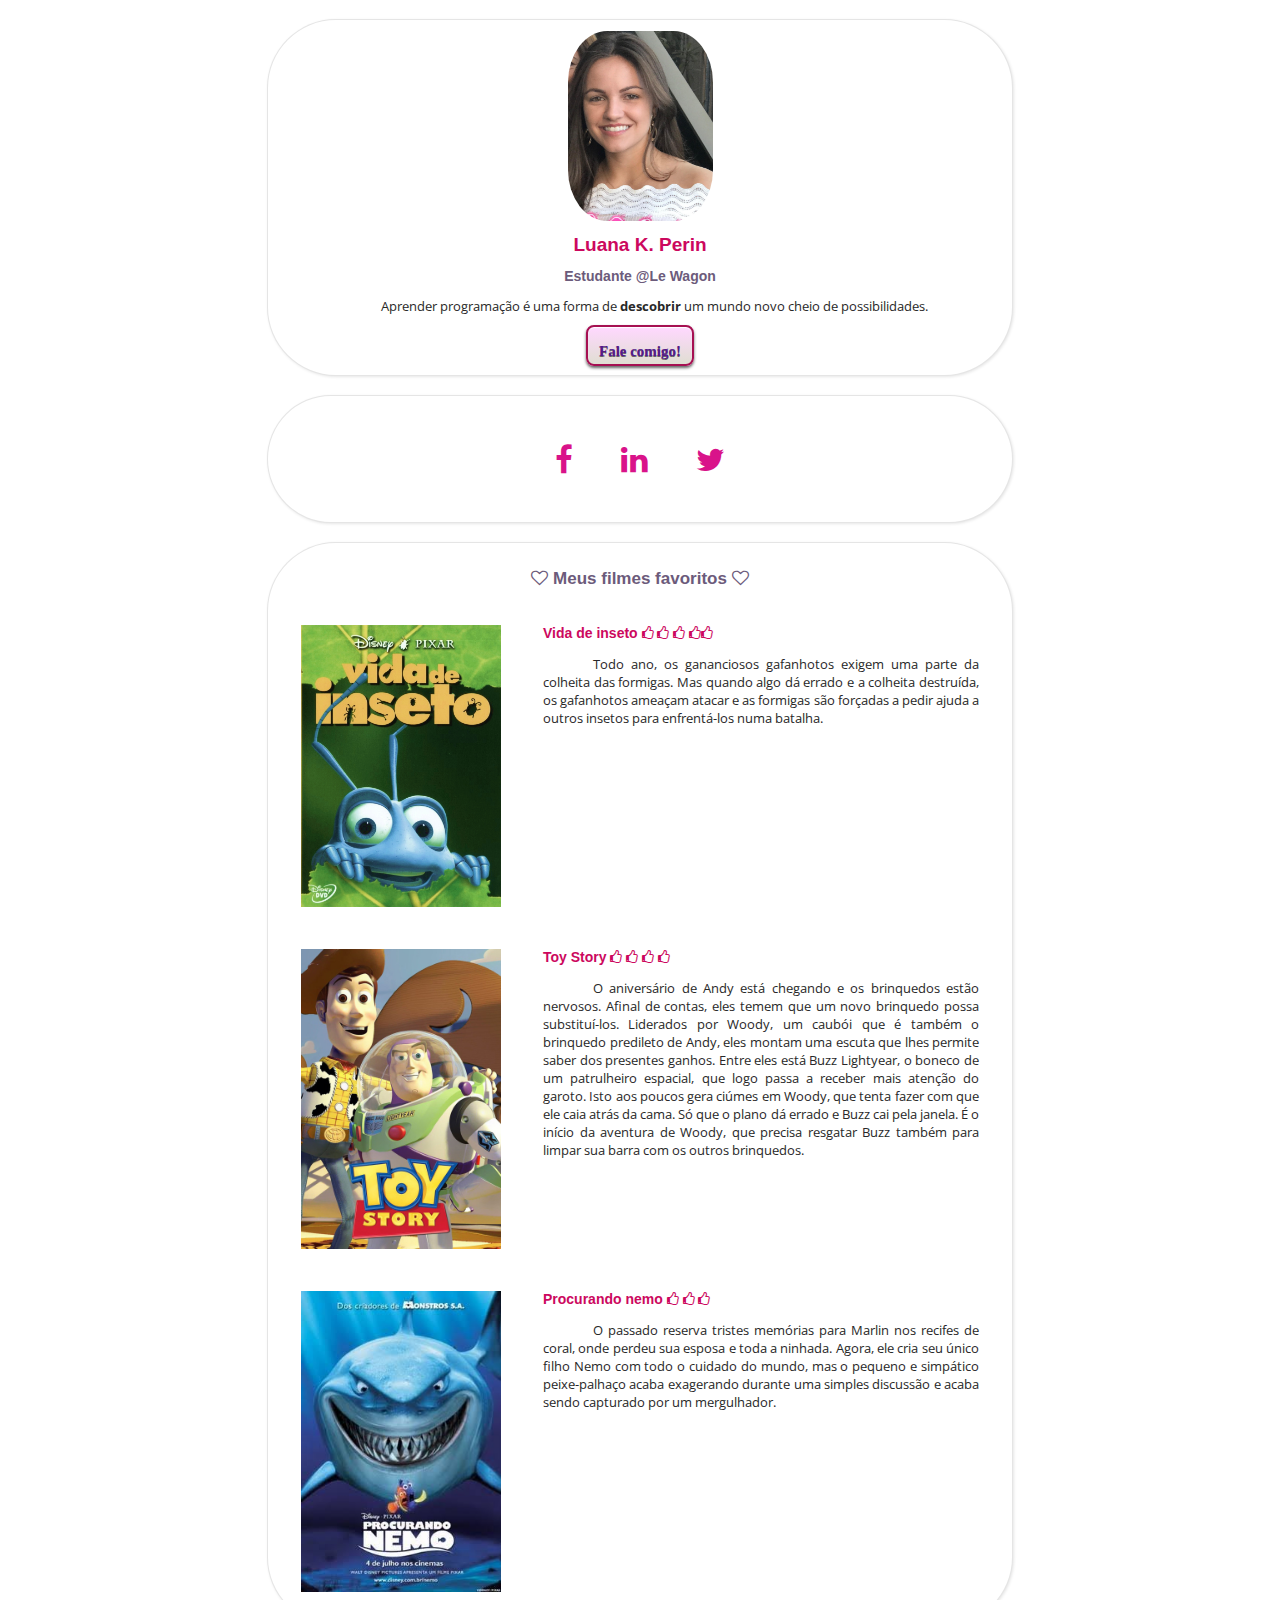
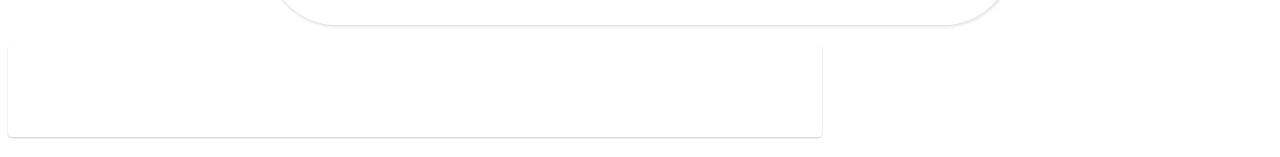
<file: index.html>
<html>
  <head>
    <meta charset="utf-8">
    <title>Basic info</title>

    <!-- Google fonts -->
    <link rel="stylesheet" href="https://fonts.googleapis.com/css?family=Open+Sans:400,300,700|Montserrat:400,700">

    <!-- Fontawesome -->
    <link href="https://maxcdn.bootstrapcdn.com/font-awesome/4.2.0/css/font-awesome.min.css" rel="stylesheet">

    <!-- Your style -->
    <link rel="stylesheet" href="style.css">
  </head>
  <body>
   <div class="card-white">
      <img src="images/luana.jpg" id="img-eu" title="luana">
      <h1>Luana K. Perin</h1>

      <h2>Estudante @Le Wagon</h2>

      <p id = "pp">
        Aprender programação é uma forma de <strong>descobrir</strong> um mundo novo cheio de possibilidades.
      </p>
      <span class="botao" ><a target="_blank" id="botao" href="" class="btn-red">Fale comigo!</a></span>
    </div>

    <div class="card-white">
      <ul class="list-inline">
       <li><a target="_blank" href="https://www.facebook.com/luanaperinn"><i class="fa fa-facebook"></i></a></li>

        <li><a target="_blank" href="https://www.linkedin.com/in/luanaperin/"><i class="fa fa-linkedin"></i></a></li>
        <li><a href="#"><i class="fa fa-twitter"></i></a></li>
        </li>
      </ul>
    </div>


    <div class="card-white">
      <h2 id="filmes"><i class="fa fa-heart-o" aria-hidden="true"></i> Meus filmes favoritos  <i class="fa fa-heart-o" aria-hidden="true"></i></h2>



      <table>
        <tbody>
          <tr>
            <td>
              <img src="images/inseto.jpg" id="img-inseto" alt="Imagem do filme vida de inseto">
            </td>
            <td>
              <h3>Vida de inseto  <i class="fa fa-thumbs-o-up" aria-hidden="true"> </i> <i class="fa fa-thumbs-o-up" aria-hidden="true"> </i> <i class="fa fa-thumbs-o-up" aria-hidden="true"> </i> <i class="fa fa-thumbs-o-up" aria-hidden="true">  </i><i class="fa fa-thumbs-o-up" aria-hidden="true">  </i>
</h3>
              <p>
                Todo ano, os gananciosos gafanhotos exigem uma parte da colheita das formigas. Mas quando algo dá errado e a colheita destruída, os gafanhotos ameaçam atacar e as formigas são forçadas a pedir ajuda a outros insetos para enfrentá-los numa batalha.
              </p>
            </td>
          </tr>
            <td>
             <img src="images/toy.jpg" id="img-toystore" alt="Imagem do filme Toy Story">
            </td>
            <td>
              <h3>Toy Story <i class="fa fa-thumbs-o-up" aria-hidden="true"></i>  <i class="fa fa-thumbs-o-up" aria-hidden="true"></i>  <i class="fa fa-thumbs-o-up" aria-hidden="true"></i>  <i class="fa fa-thumbs-o-up" aria-hidden="true"></i>
</h3>
              <p>
                O aniversário de Andy está chegando e os brinquedos estão nervosos. Afinal de contas, eles temem que um novo brinquedo possa substituí-los. Liderados por Woody, um caubói que é também o brinquedo predileto de Andy, eles montam uma escuta que lhes permite saber dos presentes ganhos. Entre eles está Buzz Lightyear, o boneco de um patrulheiro espacial, que logo passa a receber mais atenção do garoto. Isto aos poucos gera ciúmes em Woody, que tenta fazer com que ele caia atrás da cama. Só que o plano dá errado e Buzz cai pela janela. É o início da aventura de Woody, que precisa resgatar Buzz também para limpar sua barra com os outros brinquedos.
              </p>
            </td>
            </tr>
            <td>
             <img src="images/nemo.jpg" id="img-nemo" alt="Imagem do filme Procurando nemo">
            </td>
            <td>
              <h3>Procurando nemo  <i class="fa fa-thumbs-o-up" aria-hidden="true"></i>  <i class="fa fa-thumbs-o-up" aria-hidden="true"></i>  <i class="fa fa-thumbs-o-up" aria-hidden="true"></i>
</h3>
              <p>
              O passado reserva tristes memórias para Marlin nos recifes de coral, onde perdeu sua esposa e toda a ninhada. Agora, ele cria seu único filho Nemo com todo o cuidado do mundo, mas o pequeno e simpático peixe-palhaço acaba exagerando durante uma simples discussão e acaba sendo capturado por um mergulhador.
              </p>
            </td>
          </tr>
        </tbody>
      </table>
    </div>

    <div class="container">
      <div class="card"></div>
      <div class="card"></div>
      <div class="card"></div>
      <div class="card"></div>
    </div>



  </body>
</html>
</file>
<file: style.css>
body {
  color: rgb(40,40,40);
  background-color: (216, 53, 140, 0.02);
  font-size: 16px;
  font-family: 'Open Sans', sans-serif;
}

h1, h2, h3 {
  font-family: 'Raleway', sans-serif;
  font-weight: 900;
}

a {
  text-decoration: none
  }

  li i {
    color: #D9138A
  }

.list-inline > li {
  display: inline-block;
  padding: 0px 20px;
}

.list-inline {
  padding-left: 0px;
}

.container {
  background: white;
  padding: 46px;
  width: 722px;
  margin-bottom: 20px;
  border-radius: 4px;
  box-shadow: 0px 1px 2px 0px rgba(0, 0, 0, 0.2)
}

.card-white {
  background-color: white;
  width: 722px;
  padding: 11px;
  margin: 19px auto;
  border-radius: 69px;
  box-shadow: 1px 1px 3px rgba(0, 0, 0, 0.1);
  border: 1px solid rgba(0, 0, 0, 0.1);
  text-align: center;
  font-size: 31px;
}

h1 {
  color: #CC085E;
  font-size: 19px;
}

h2 {
  color: #6C5B7B;
  font-size: 14px;
}

h3 {
  color: #CC085E;
  font-size: 14px;
}

tr {
  vertical-align: top;
}

td {
  padding: 20px 20px;
}

#pp {
  text-indent: 102px;
}

#img-eu {
  width: 145px;
  height: auto;
  border-radius: 27%;
  text-align: start;

}

#img-inseto {
  width: 200px;
  height: auto;


}

#img-toystore {
  width: 200px;
  height: auto;

}

#img-nemo {
  width: 200px;
  height: auto;

}

#filmes {
  font-size: 17px;
}

#botao {
  font-size: 15px;
}

li {
  list-style: none;
  display: inline;
}

p {
  text-align: justify;
  text-indent: 50px;
  font-size: 13px;
}

a:hover {
  color: #CC085E;
}


.botao {
  padding: 1px 11px;

border: 2px solid #a61052;
-moz-border-radius: 8px;
-webkit-border-radius: 8px;
border-radius: 8px;

background-color: #d8358c !important;
background: -webkit-gradient(linear, left top, left bottom, color-stop(0%,#ffcc00), color-stop(100%,#ff6600)) !important;
background: -webkit-linear-gradient(top, #FFD8FF, #E0DED2) !important;
filter: progid:DXImageTransform.Microsoft.gradient( startColorstr='#ffcc00', endColorstr='#ff6600',GradientType=0 );
background: url([data-uri]);

font-family:"Segoe UI";
font-weight: bold;
color: #fff;
text-shadow: 0 1px 0 #666;

box-shadow: inset 0 1px 1px #fff, 0 2px 3px #666;
cursor:pointer;
position: relative;

}
/* Here goes your CSS */
</file>
